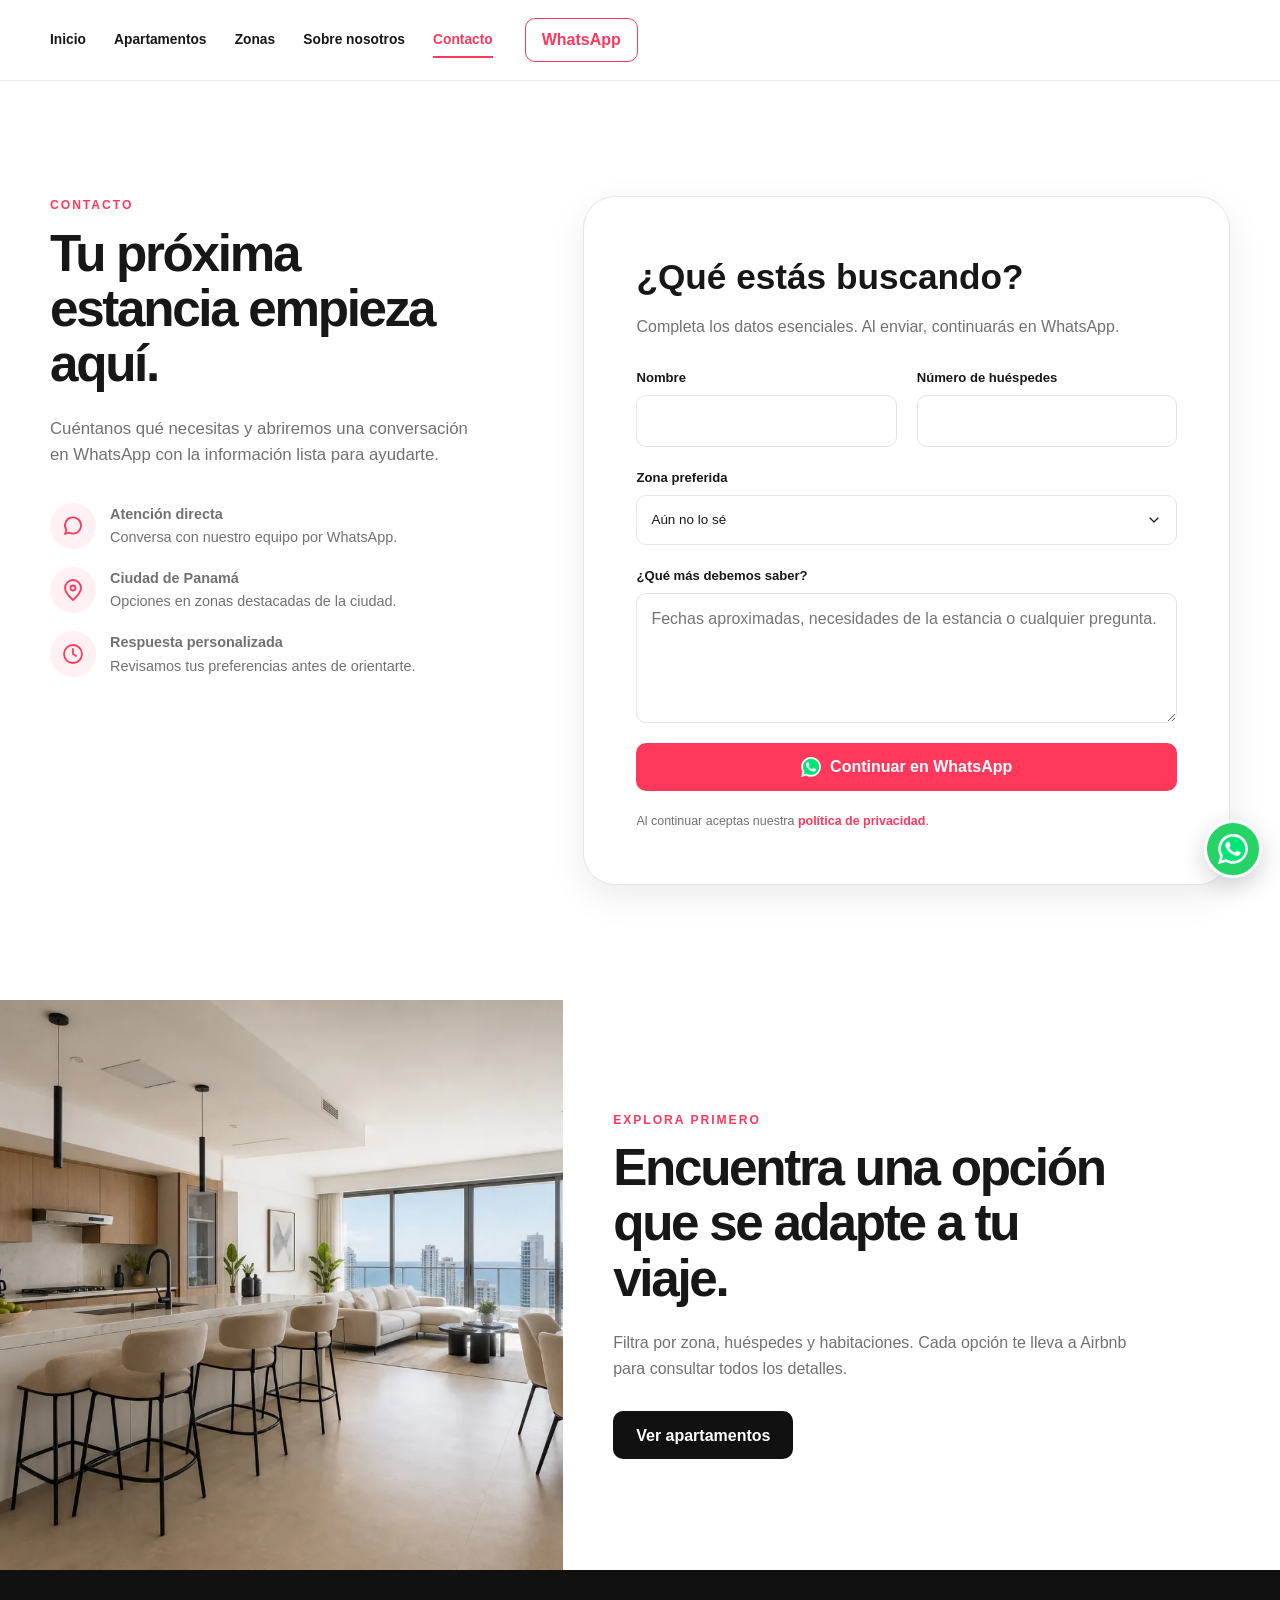
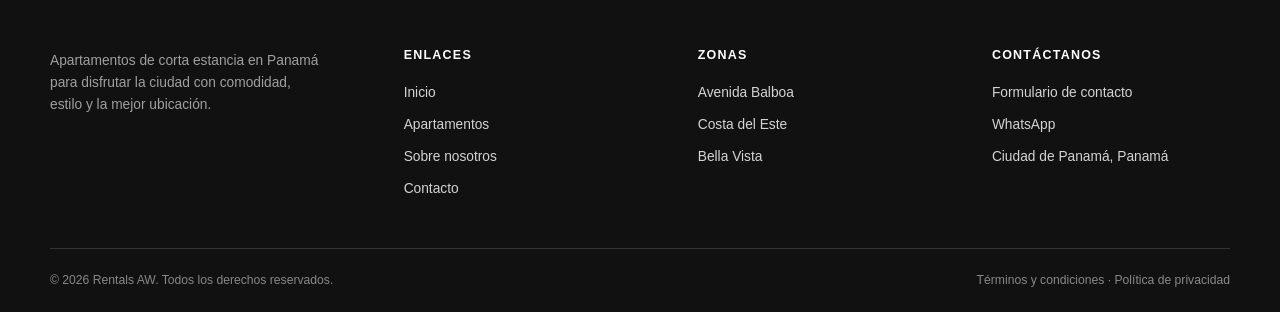
<file: contacto.html>
<!doctype html>
<html lang="es">

<head>
  <meta charset="utf-8">
  <meta name="viewport" content="width=device-width, initial-scale=1">
  <title>Contacto | Rentals AW Panamá</title>
  <meta name="description"
    content="Contacta a Rentals AW para recibir orientación sobre apartamentos y hospedaje de corta estancia en Panamá.">
  <link rel="canonical" href="https://awpropertiespanama.com/contacto.html">
  <meta property="og:type" content="website">
  <meta property="og:title" content="Contacto | Rentals AW Panamá">
  <meta property="og:description" content="Cuéntanos qué necesitas para tu próxima estancia en Ciudad de Panamá.">
  <meta property="og:url" content="https://awpropertiespanama.com/contacto.html">
  <meta property="og:image" content="https://awpropertiespanama.com/assets/images/avenida-balboa.webp">
  <!-- <link rel="icon" href="assets/logo/aw-properties-black.png" type="image/png"> -->
  <link rel="stylesheet" href="css/styles.css">
  <!-- <script src="js/i18n.js" defer></script> -->
  <script src="js/main.js" defer></script>
</head>

<body>
  <a class="skip-link" href="#contenido">Saltar al contenido</a>
  <header class="site-header">
    <div class="container header-inner">
      <!-- <a class="brand" href="index.html" aria-label="Rentals AW, inicio"><img
          src="assets/logo/aw-properties-black.png" alt="Rentals AW" width="78" height="60"></a> -->
      <nav class="site-nav" aria-label="Navegación principal">
        <div class="site-nav__links">
          <a class="site-nav__link" href="index.html">Inicio</a><a class="site-nav__link"
            href="apartamentos.html">Apartamentos</a><a class="site-nav__link" href="index.html#zonas">Zonas</a><a
            class="site-nav__link" href="index.html#nosotros">Sobre nosotros</a><a class="site-nav__link"
            href="contacto.html" aria-current="page">Contacto</a>
        </div>
        <a class="button button--outline header-whatsapp"
          href="https://wa.me/50763554238?text=Hola%2C%20estoy%20interesado%20en%20un%20apartamento%20de%20AW%20Properties.">
          WhatsApp</a>
      </nav>
      <button class="menu-toggle" type="button" aria-label="Abrir menú"
        aria-expanded="false"><span></span><span></span><span></span></button>
    </div>
  </header>

  <main id="contenido">
    <section class="section">
      <div class="container contact-layout">
        <div class="contact-intro" data-reveal>
          <p class="eyebrow">Contacto</p>
          <h1>Tu próxima estancia empieza aquí.</h1>
          <p>Cuéntanos qué necesitas y abriremos una conversación en WhatsApp con la información lista para ayudarte.
          </p>
          <ul class="contact-points">
            <li><span class="contact-points__icon"><svg aria-hidden="true" viewBox="0 0 24 24">
                  <path d="M20 11.6a8 8 0 0 1-11.8 7L4 20l1.4-4.1A8 8 0 1 1 20 11.6Z" />
                </svg></span><span><strong>Atención directa</strong><span>Conversa con nuestro equipo por
                  WhatsApp.</span></span></li>
            <li><span class="contact-points__icon"><svg aria-hidden="true" viewBox="0 0 24 24">
                  <path d="M20 10c0 5-8 12-8 12S4 15 4 10a8 8 0 1 1 16 0Z" />
                  <circle cx="12" cy="10" r="2.5" />
                </svg></span><span><strong>Ciudad de Panamá</strong><span>Opciones en zonas destacadas de la
                  ciudad.</span></span></li>
            <li><span class="contact-points__icon"><svg aria-hidden="true" viewBox="0 0 24 24">
                  <circle cx="12" cy="12" r="9" />
                  <path d="M12 7v5l3 2" />
                </svg></span><span><strong>Respuesta personalizada</strong><span>Revisamos tus preferencias antes de
                  orientarte.</span></span></li>
          </ul>
        </div>
        <div class="contact-card" data-reveal>
          <h2>¿Qué estás buscando?</h2>
          <p>Completa los datos esenciales. Al enviar, continuarás en WhatsApp.</p>
          <form data-contact-form>
            <div class="form-grid">
              <div class="form-group">
                <label for="name">Nombre</label>
                <input id="name" name="name" type="text" autocomplete="name" required>
              </div>
              <div class="form-group">
                <label for="guests">Número de huéspedes</label>
                <input id="guests" name="guests" type="number" min="1" max="12" inputmode="numeric">
              </div>
              <div class="form-group form-group--full">
                <label for="zone">Zona preferida</label>
                <select id="zone" name="zone">
                  <option value="">Aún no lo sé</option>
                  <option>Bella Vista</option>
                  <option>Avenida Balboa</option>
                  <option>Calle 50</option>
                </select>
              </div>
              <div class="form-group form-group--full">
                <label for="message">¿Qué más debemos saber?</label>
                <textarea id="message" name="message"
                  placeholder="Fechas aproximadas, necesidades de la estancia o cualquier pregunta."></textarea>
              </div>
              <div class="form-group form-group--full">
                <button class="button button--primary button--full" type="submit"><svg aria-hidden="true"
                    viewBox="0 0 24 24">
                    <path d="M20 11.6a8 8 0 0 1-11.8 7L4 20l1.4-4.1A8 8 0 1 1 20 11.6Z" />
                  </svg>Continuar en WhatsApp</button>
                <p class="form-note">Al continuar aceptas nuestra <a class="text-link" href="privacidad.html">política
                    de privacidad</a>.</p>
              </div>
            </div>
          </form>
        </div>
      </div>
    </section>

    <section class="about" aria-labelledby="contact-image-title">
      <div class="about__image"><img src="assets/images/costa-del-este.webp"
          alt="Cocina y sala de un apartamento contemporáneo en Panamá" width="1280" height="853" loading="lazy"></div>
      <div class="about-copy">
        <div class="about-copy__inner">
          <p class="eyebrow">Explora primero</p>
          <h2 id="contact-image-title">Encuentra una opción que se adapte a tu viaje.</h2>
          <p>Filtra por zona, huéspedes y habitaciones. Cada opción te lleva a Airbnb para consultar todos los detalles.
          </p><a class="button button--dark" href="apartamentos.html">Ver apartamentos</a>
        </div>
      </div>
    </section>
  </main>

  <footer class="site-footer">
    <div class="container">
      <div class="footer-grid">
        <div class="footer-brand">
          <!-- <img src="assets/logo/aw-properties-white.png" alt="Rentals AW" width="100" height="88" loading="lazy"> -->
          <p>Apartamentos de corta estancia en Panamá para disfrutar la ciudad con comodidad, estilo y la mejor
            ubicación.</p>
        </div>
        <div class="footer-column">
          <h2>Enlaces</h2>
          <ul class="footer-links">
            <li><a href="index.html">Inicio</a></li>
            <li><a href="apartamentos.html">Apartamentos</a></li>
            <li><a href="index.html#nosotros">Sobre nosotros</a></li>
            <li><a href="contacto.html">Contacto</a></li>
          </ul>
        </div>
        <div class="footer-column">
          <h2>Zonas</h2>
          <ul class="footer-links">
            <li><a href="apartamentos.html?zona=avenida-balboa">Avenida Balboa</a></li>
            <li><a href="apartamentos.html?zona=costa-del-este">Costa del Este</a></li>
            <li><a href="apartamentos.html?zona=bella-vista">Bella Vista</a></li>
          </ul>
        </div>
        <div class="footer-column">
          <h2>Contáctanos</h2>
          <ul class="footer-links">
            <li><a href="contacto.html">Formulario de contacto</a></li>
            <li><a
                href="https://wa.me/50763554238?text=Hola%2C%20estoy%20interesado%20en%20un%20apartamento%20de%20AW%20Properties.">WhatsApp</a>
            </li>
            <li>Ciudad de Panamá, Panamá</li>
          </ul>
        </div>
      </div>
      <div class="footer-bottom"><span>© 2026 Rentals AW. Todos los derechos reservados.</span><span><a
            href="terminos.html">Términos y condiciones</a> · <a href="privacidad.html">Política de
            privacidad</a></span></div>
    </div>
  </footer>
  <a class="whatsapp-float"
    href="https://wa.me/50763554238?text=Hola%2C%20estoy%20interesado%20en%20un%20apartamento%20de%20AW%20Properties."
    data-whatsapp aria-label="Contactar a Rentals AW por WhatsApp"><svg aria-hidden="true" viewBox="0 0 24 24">
      <path d="M20 11.6a8 8 0 0 1-11.8 7L4 20l1.4-4.1A8 8 0 1 1 20 11.6Z" />
      <path d="M9 8.5c.2 2.7 2.2 4.8 5 5.3" />
    </svg></a>
</body>

</html>
</file>
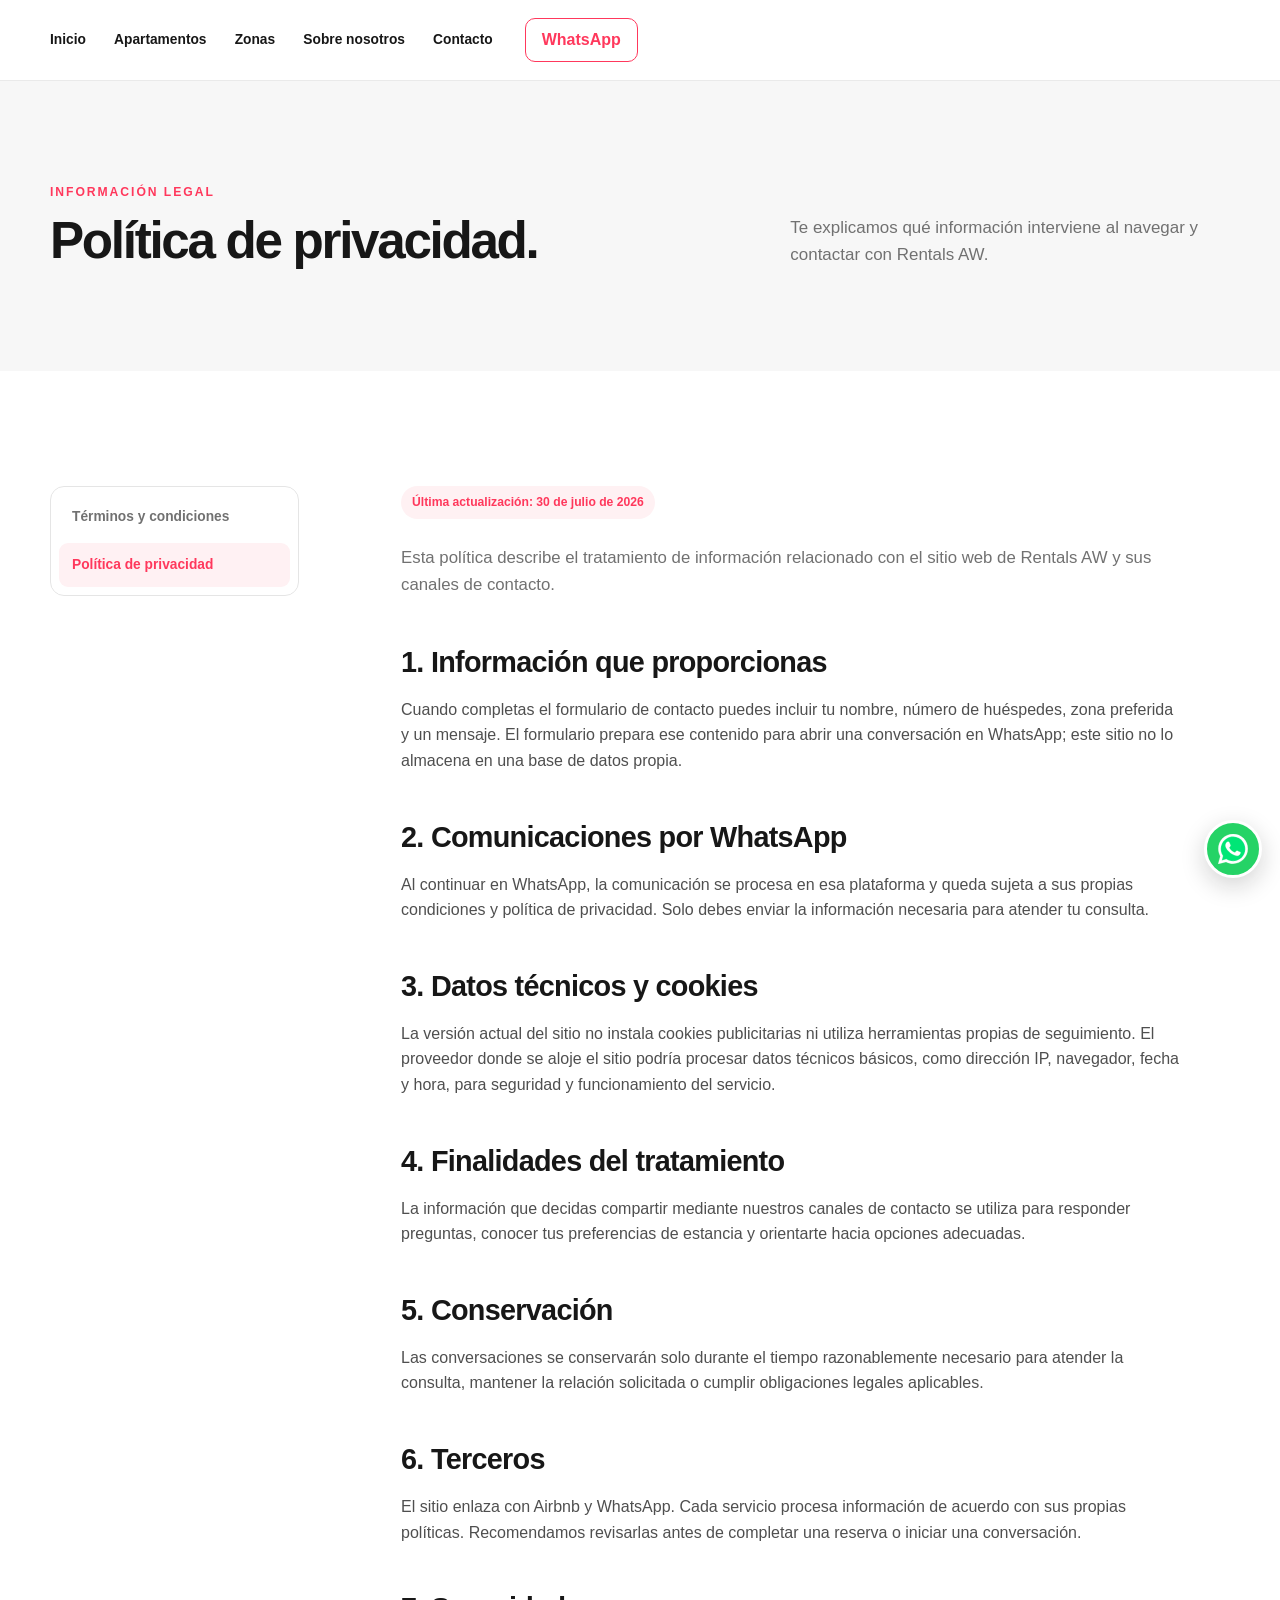
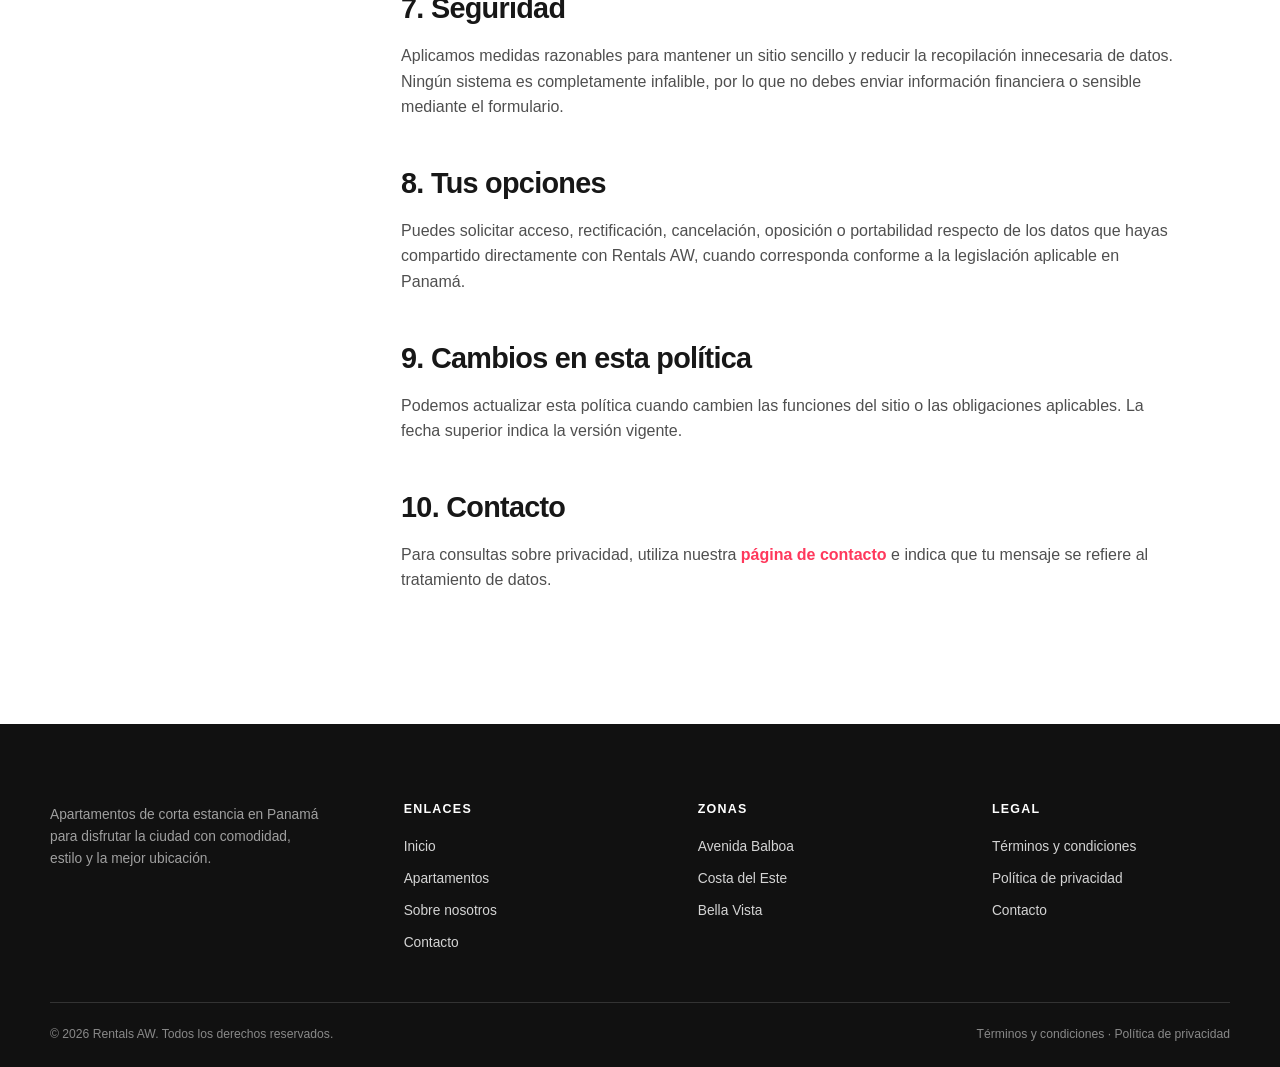
<file: privacidad.html>
<!doctype html>
<html lang="es">

<head>
  <meta charset="utf-8">
  <meta name="viewport" content="width=device-width, initial-scale=1">
  <title>Política de privacidad | Rentals AW</title>
  <meta name="description"
    content="Conoce cómo Rentals AW trata la información al utilizar este sitio web y sus canales de contacto.">
  <link rel="canonical" href="https://awpropertiespanama.com/privacidad.html">
  <meta property="og:type" content="website">
  <meta property="og:title" content="Política de privacidad | Rentals AW">
  <meta property="og:description"
    content="Información sobre privacidad y tratamiento de datos en el sitio de Rentals AW.">
  <meta property="og:url" content="https://awpropertiespanama.com/privacidad.html">
  <!-- <link rel="icon" href="assets/logo/aw-properties-black.png" type="image/png"> -->
  <link rel="stylesheet" href="css/styles.css">
  <!-- <script src="js/i18n.js" defer></script> -->
  <script src="js/main.js" defer></script>
</head>

<body>
  <a class="skip-link" href="#contenido">Saltar al contenido</a>
  <header class="site-header">
    <div class="container header-inner">
      <!-- <a class="brand" href="index.html" aria-label="Rentals AW, inicio"><img
          src="assets/logo/aw-properties-black.png" alt="Rentals AW" width="78" height="60"></a> -->
      <nav class="site-nav" aria-label="Navegación principal">
        <div class="site-nav__links"><a class="site-nav__link" href="index.html">Inicio</a><a class="site-nav__link"
            href="apartamentos.html">Apartamentos</a><a class="site-nav__link" href="index.html#zonas">Zonas</a><a
            class="site-nav__link" href="index.html#nosotros">Sobre nosotros</a><a class="site-nav__link"
            href="contacto.html">Contacto</a></div>
        <a class="button button--outline header-whatsapp"
          href="https://wa.me/50763554238?text=Hola%2C%20estoy%20interesado%20en%20un%20apartamento%20de%20AW%20Properties.">WhatsApp</a>
      </nav>
      <button class="menu-toggle" type="button" aria-label="Abrir menú"
        aria-expanded="false"><span></span><span></span><span></span></button>
    </div>
  </header>

  <main id="contenido">
    <section class="page-hero">
      <div class="container page-intro">
        <div>
          <p class="eyebrow">Información legal</p>
          <h1>Política de privacidad.</h1>
        </div>
        <p class="page-intro__lead">Te explicamos qué información interviene al navegar y contactar con Rentals AW.
        </p>
      </div>
    </section>
    <section class="section">
      <div class="container legal-layout">
        <nav class="legal-nav" aria-label="Documentos legales">
          <a href="terminos.html">Términos y condiciones</a>
          <a href="privacidad.html" aria-current="page">Política de privacidad</a>
        </nav>
        <article class="legal-content">
          <span class="legal-updated">Última actualización: 30 de julio de 2026</span>
          <p>Esta política describe el tratamiento de información relacionado con el sitio web de Rentals AW y sus
            canales de contacto.</p>

          <h2>1. Información que proporcionas</h2>
          <p>Cuando completas el formulario de contacto puedes incluir tu nombre, número de huéspedes, zona preferida y
            un mensaje. El formulario prepara ese contenido para abrir una conversación en WhatsApp; este sitio no lo
            almacena en una base de datos propia.</p>

          <h2>2. Comunicaciones por WhatsApp</h2>
          <p>Al continuar en WhatsApp, la comunicación se procesa en esa plataforma y queda sujeta a sus propias
            condiciones y política de privacidad. Solo debes enviar la información necesaria para atender tu consulta.
          </p>

          <h2>3. Datos técnicos y cookies</h2>
          <p>La versión actual del sitio no instala cookies publicitarias ni utiliza herramientas propias de
            seguimiento. El proveedor donde se aloje el sitio podría procesar datos técnicos básicos, como dirección IP,
            navegador, fecha y hora, para seguridad y funcionamiento del servicio.</p>

          <h2>4. Finalidades del tratamiento</h2>
          <p>La información que decidas compartir mediante nuestros canales de contacto se utiliza para responder
            preguntas, conocer tus preferencias de estancia y orientarte hacia opciones adecuadas.</p>

          <h2>5. Conservación</h2>
          <p>Las conversaciones se conservarán solo durante el tiempo razonablemente necesario para atender la consulta,
            mantener la relación solicitada o cumplir obligaciones legales aplicables.</p>

          <h2>6. Terceros</h2>
          <p>El sitio enlaza con Airbnb y WhatsApp. Cada servicio procesa información de acuerdo con sus propias
            políticas. Recomendamos revisarlas antes de completar una reserva o iniciar una conversación.</p>

          <h2>7. Seguridad</h2>
          <p>Aplicamos medidas razonables para mantener un sitio sencillo y reducir la recopilación innecesaria de
            datos. Ningún sistema es completamente infalible, por lo que no debes enviar información financiera o
            sensible mediante el formulario.</p>

          <h2>8. Tus opciones</h2>
          <p>Puedes solicitar acceso, rectificación, cancelación, oposición o portabilidad respecto de los datos que
            hayas compartido directamente con Rentals AW, cuando corresponda conforme a la legislación aplicable en
            Panamá.</p>

          <h2>9. Cambios en esta política</h2>
          <p>Podemos actualizar esta política cuando cambien las funciones del sitio o las obligaciones aplicables. La
            fecha superior indica la versión vigente.</p>

          <h2>10. Contacto</h2>
          <p>Para consultas sobre privacidad, utiliza nuestra <a class="text-link" href="contacto.html">página de
              contacto</a> e indica que tu mensaje se refiere al tratamiento de datos.</p>
        </article>
      </div>
    </section>
  </main>

  <footer class="site-footer">
    <div class="container">
      <div class="footer-grid">
        <div class="footer-brand">
          <!-- <img src="assets/logo/aw-properties-white.png" alt="Rentals AW" width="100" height="88" loading="lazy"> -->
          <p>Apartamentos de corta estancia en Panamá para disfrutar la ciudad con comodidad, estilo y la mejor
            ubicación.</p>
        </div>
        <div class="footer-column">
          <h2>Enlaces</h2>
          <ul class="footer-links">
            <li><a href="index.html">Inicio</a></li>
            <li><a href="apartamentos.html">Apartamentos</a></li>
            <li><a href="index.html#nosotros">Sobre nosotros</a></li>
            <li><a href="contacto.html">Contacto</a></li>
          </ul>
        </div>
        <div class="footer-column">
          <h2>Zonas</h2>
          <ul class="footer-links">
            <li><a href="apartamentos.html?zona=avenida-balboa">Avenida Balboa</a></li>
            <li><a href="apartamentos.html?zona=costa-del-este">Costa del Este</a></li>
            <li><a href="apartamentos.html?zona=bella-vista">Bella Vista</a></li>
          </ul>
        </div>
        <div class="footer-column">
          <h2>Legal</h2>
          <ul class="footer-links">
            <li><a href="terminos.html">Términos y condiciones</a></li>
            <li><a href="privacidad.html">Política de privacidad</a></li>
            <li><a href="contacto.html">Contacto</a></li>
          </ul>
        </div>
      </div>
      <div class="footer-bottom"><span>© 2026 Rentals AW. Todos los derechos reservados.</span><span><a
            href="terminos.html">Términos y condiciones</a> · <a href="privacidad.html">Política de
            privacidad</a></span></div>
    </div>
  </footer>
  <a class="whatsapp-float"
    href="https://wa.me/50763554238?text=Hola%2C%20estoy%20interesado%20en%20un%20apartamento%20de%20AW%20Properties."
    data-whatsapp aria-label="Contactar a Rentals AW por WhatsApp"><svg aria-hidden="true" viewBox="0 0 24 24">
      <path d="M20 11.6a8 8 0 0 1-11.8 7L4 20l1.4-4.1A8 8 0 1 1 20 11.6Z" />
    </svg></a>
</body>

</html>
</file>
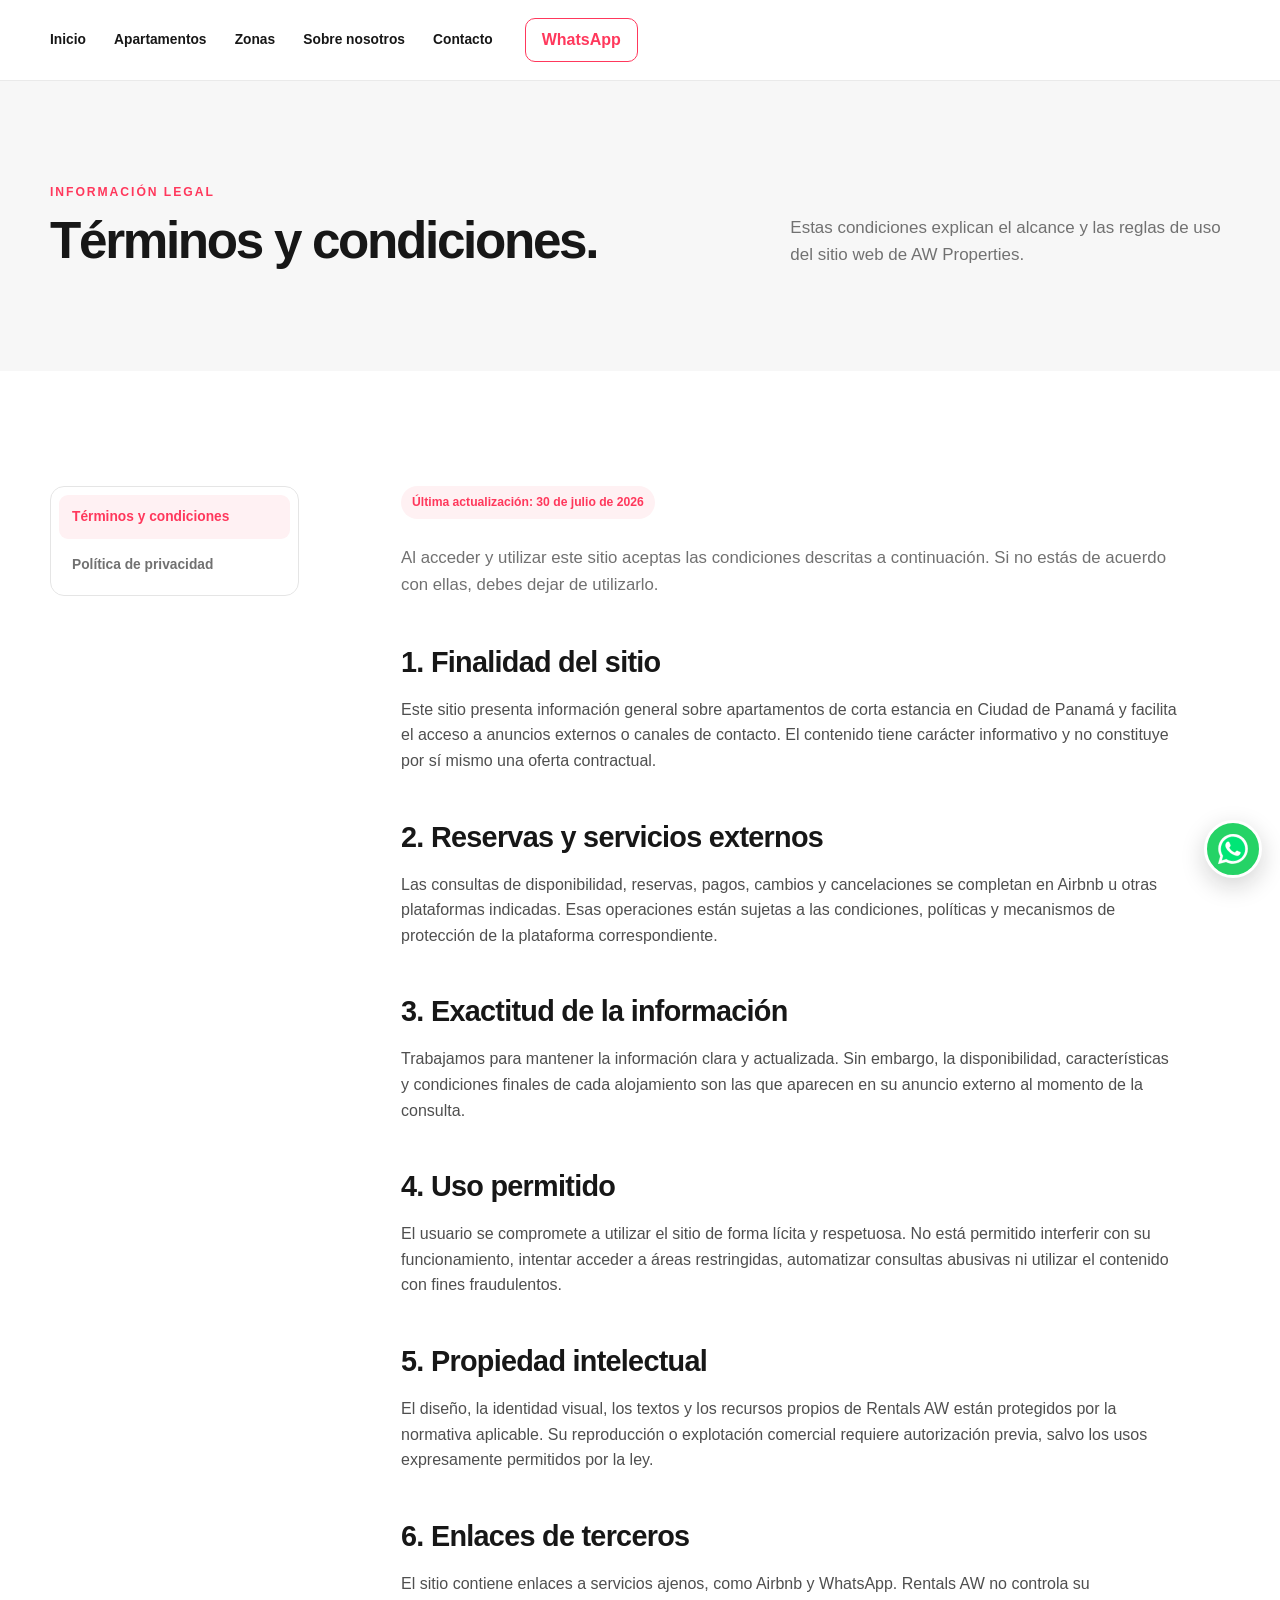
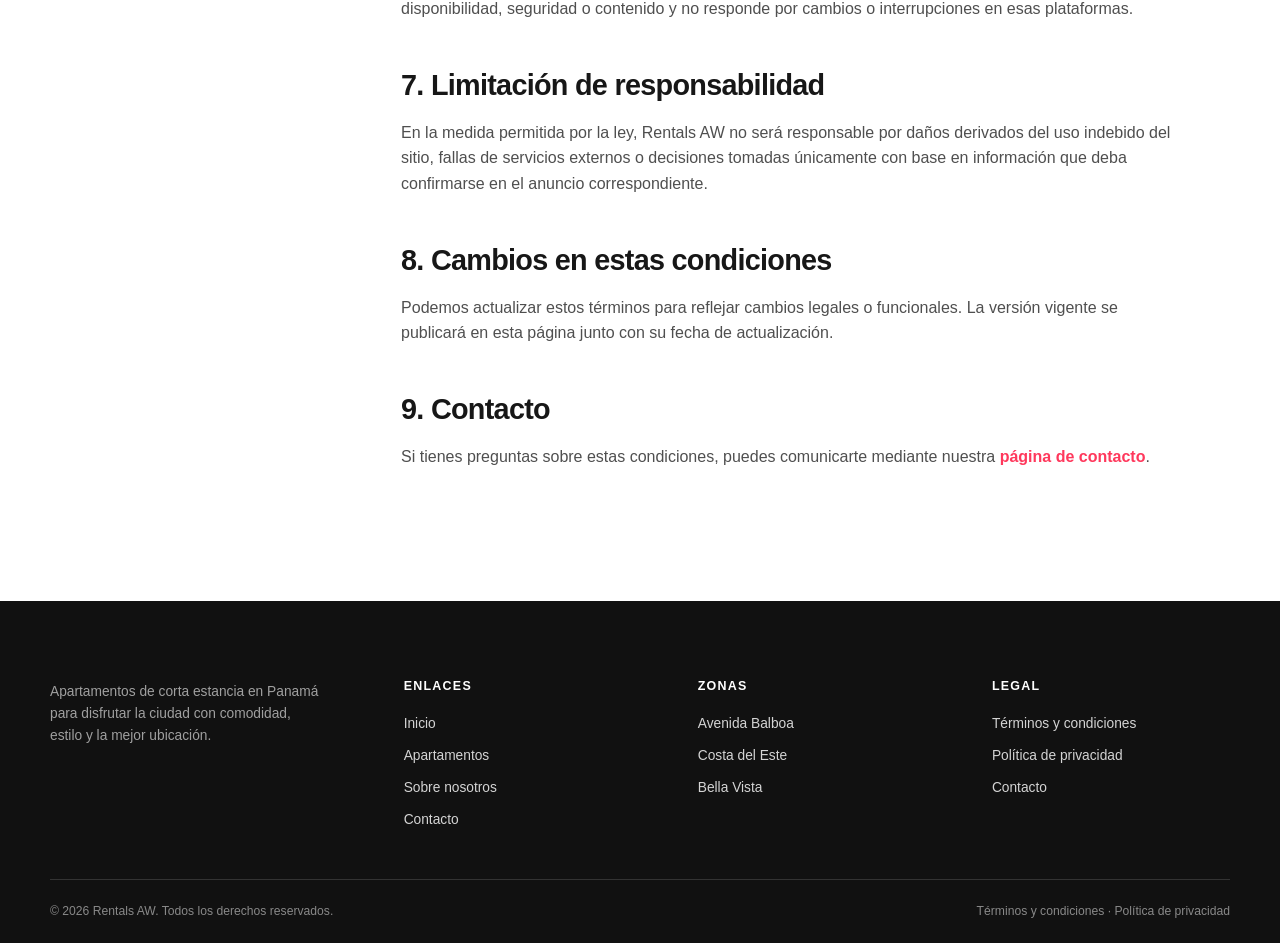
<file: terminos.html>
<!doctype html>
<html lang="es">

<head>
  <meta charset="utf-8">
  <meta name="viewport" content="width=device-width, initial-scale=1">
  <title>Términos y condiciones | Rentals AW</title>
  <meta name="description" content="Consulta los términos y condiciones de uso del sitio web de Rentals AW Panamá.">
  <link rel="canonical" href="https://awpropertiespanama.com/terminos.html">
  <meta property="og:type" content="website">
  <meta property="og:title" content="Términos y condiciones | Rentals AW">
  <meta property="og:description" content="Condiciones aplicables al uso del sitio web de Rentals AW.">
  <meta property="og:url" content="https://awpropertiespanama.com/terminos.html">
  <!-- <link rel="icon" href="assets/logo/aw-properties-black.png" type="image/png"> -->
  <link rel="stylesheet" href="css/styles.css">
  <!--  <script src="js/i18n.js" defer></script> -->
  <script src="js/main.js" defer></script>
</head>

<body>
  <a class="skip-link" href="#contenido">Saltar al contenido</a>
  <header class="site-header">
    <div class="container header-inner">
      <!-- <a class="brand" href="index.html" aria-label="Rentals AW, inicio"><img
          src="assets/logo/aw-properties-black.png" alt="Rentals AW" width="78" height="60"></a> -->
      <nav class="site-nav" aria-label="Navegación principal">
        <div class="site-nav__links"><a class="site-nav__link" href="index.html">Inicio</a><a class="site-nav__link"
            href="apartamentos.html">Apartamentos</a><a class="site-nav__link" href="index.html#zonas">Zonas</a><a
            class="site-nav__link" href="index.html#nosotros">Sobre nosotros</a><a class="site-nav__link"
            href="contacto.html">Contacto</a></div>
        <a class="button button--outline header-whatsapp"
          href="https://wa.me/50763554238?text=Hola%2C%20estoy%20interesado%20en%20un%20apartamento%20de%20AW%20Properties.">WhatsApp</a>
      </nav>
      <button class="menu-toggle" type="button" aria-label="Abrir menú"
        aria-expanded="false"><span></span><span></span><span></span></button>
    </div>
  </header>

  <main id="contenido">
    <section class="page-hero">
      <div class="container page-intro">
        <div>
          <p class="eyebrow">Información legal</p>
          <h1>Términos y condiciones.</h1>
        </div>
        <p class="page-intro__lead">Estas condiciones explican el alcance y las reglas de uso del sitio web de AW
          Properties.</p>
      </div>
    </section>
    <section class="section">
      <div class="container legal-layout">
        <nav class="legal-nav" aria-label="Documentos legales">
          <a href="terminos.html" aria-current="page">Términos y condiciones</a>
          <a href="privacidad.html">Política de privacidad</a>
        </nav>
        <article class="legal-content">
          <span class="legal-updated">Última actualización: 30 de julio de 2026</span>
          <p>Al acceder y utilizar este sitio aceptas las condiciones descritas a continuación. Si no estás de acuerdo
            con ellas, debes dejar de utilizarlo.</p>

          <h2>1. Finalidad del sitio</h2>
          <p>Este sitio presenta información general sobre apartamentos de corta estancia en Ciudad de Panamá y facilita
            el acceso a anuncios externos o canales de contacto. El contenido tiene carácter informativo y no constituye
            por sí mismo una oferta contractual.</p>

          <h2>2. Reservas y servicios externos</h2>
          <p>Las consultas de disponibilidad, reservas, pagos, cambios y cancelaciones se completan en Airbnb u otras
            plataformas indicadas. Esas operaciones están sujetas a las condiciones, políticas y mecanismos de
            protección de la plataforma correspondiente.</p>

          <h2>3. Exactitud de la información</h2>
          <p>Trabajamos para mantener la información clara y actualizada. Sin embargo, la disponibilidad,
            características y condiciones finales de cada alojamiento son las que aparecen en su anuncio externo al
            momento de la consulta.</p>

          <h2>4. Uso permitido</h2>
          <p>El usuario se compromete a utilizar el sitio de forma lícita y respetuosa. No está permitido interferir con
            su funcionamiento, intentar acceder a áreas restringidas, automatizar consultas abusivas ni utilizar el
            contenido con fines fraudulentos.</p>

          <h2>5. Propiedad intelectual</h2>
          <p>El diseño, la identidad visual, los textos y los recursos propios de Rentals AW están protegidos por la
            normativa aplicable. Su reproducción o explotación comercial requiere autorización previa, salvo los usos
            expresamente permitidos por la ley.</p>

          <h2>6. Enlaces de terceros</h2>
          <p>El sitio contiene enlaces a servicios ajenos, como Airbnb y WhatsApp. Rentals AW no controla su
            disponibilidad, seguridad o contenido y no responde por cambios o interrupciones en esas plataformas.</p>

          <h2>7. Limitación de responsabilidad</h2>
          <p>En la medida permitida por la ley, Rentals AW no será responsable por daños derivados del uso indebido
            del sitio, fallas de servicios externos o decisiones tomadas únicamente con base en información que deba
            confirmarse en el anuncio correspondiente.</p>

          <h2>8. Cambios en estas condiciones</h2>
          <p>Podemos actualizar estos términos para reflejar cambios legales o funcionales. La versión vigente se
            publicará en esta página junto con su fecha de actualización.</p>

          <h2>9. Contacto</h2>
          <p>Si tienes preguntas sobre estas condiciones, puedes comunicarte mediante nuestra <a class="text-link"
              href="contacto.html">página de contacto</a>.</p>
        </article>
      </div>
    </section>
  </main>

  <footer class="site-footer">
    <div class="container">
      <div class="footer-grid">
        <div class="footer-brand">
          <!--  <img src="assets/logo/aw-properties-white.png" alt="Rentals AW" width="100" height="88" loading="lazy"> -->
          <p>Apartamentos de corta estancia en Panamá para disfrutar la ciudad con comodidad, estilo y la mejor
            ubicación.</p>
        </div>
        <div class="footer-column">
          <h2>Enlaces</h2>
          <ul class="footer-links">
            <li><a href="index.html">Inicio</a></li>
            <li><a href="apartamentos.html">Apartamentos</a></li>
            <li><a href="index.html#nosotros">Sobre nosotros</a></li>
            <li><a href="contacto.html">Contacto</a></li>
          </ul>
        </div>
        <div class="footer-column">
          <h2>Zonas</h2>
          <ul class="footer-links">
            <li><a href="apartamentos.html?zona=avenida-balboa">Avenida Balboa</a></li>
            <li><a href="apartamentos.html?zona=costa-del-este">Costa del Este</a></li>
            <li><a href="apartamentos.html?zona=bella-vista">Bella Vista</a></li>
          </ul>
        </div>
        <div class="footer-column">
          <h2>Legal</h2>
          <ul class="footer-links">
            <li><a href="terminos.html">Términos y condiciones</a></li>
            <li><a href="privacidad.html">Política de privacidad</a></li>
            <li><a href="contacto.html">Contacto</a></li>
          </ul>
        </div>
      </div>
      <div class="footer-bottom"><span>© 2026 Rentals AW. Todos los derechos reservados.</span><span><a
            href="terminos.html">Términos y condiciones</a> · <a href="privacidad.html">Política de
            privacidad</a></span></div>
    </div>
  </footer>
  <a class="whatsapp-float"
    href="https://wa.me/50763554238?text=Hola%2C%20estoy%20interesado%20en%20un%20apartamento%20de%20AW%20Properties."
    data-whatsapp aria-label="Contactar a Rentals AW por WhatsApp"><svg aria-hidden="true" viewBox="0 0 24 24">
      <path d="M20 11.6a8 8 0 0 1-11.8 7L4 20l1.4-4.1A8 8 0 1 1 20 11.6Z" />
    </svg></a>
</body>

</html>
</file>
<file: css/styles.css>
:root {
  --color-primary: #ff385c;
  --color-primary-hover: #e31c5f;
  --color-primary-soft: #fff1f3;
  --color-black: #111111;
  --color-white: #ffffff;
  --color-background: #ffffff;
  --color-surface: #f7f7f7;
  --color-text: #171717;
  --color-muted: #717171;
  --color-border: #e5e5e5;
  --color-whatsapp: #25d366;
  --container: 1180px;
  --radius-sm: 12px;
  --radius-md: 20px;
  --radius-lg: 32px;
  --shadow-soft: 0 12px 36px rgba(17, 17, 17, 0.08);
  --transition: 180ms ease;
}

* {
  box-sizing: border-box;
}

html {
  scroll-behavior: smooth;
  scroll-padding-top: 96px;
}

body {
  margin: 0;
  overflow-x: hidden;
  color: var(--color-text);
  background: var(--color-background);
  font-family:
    "Helvetica Neue",
    Helvetica,
    Arial,
    -apple-system,
    BlinkMacSystemFont,
    sans-serif;
  font-size: 16px;
  line-height: 1.6;
  -webkit-font-smoothing: antialiased;
}

body.menu-open {
  overflow: hidden;
}

img {
  display: block;
  max-width: 100%;
}

a {
  color: inherit;
  text-decoration: none;
}

button,
input,
select,
textarea {
  font: inherit;
}

button,
select {
  cursor: pointer;
}

svg {
  width: 1.25em;
  height: 1.25em;
  fill: none;
  stroke: currentColor;
  stroke-linecap: round;
  stroke-linejoin: round;
  stroke-width: 1.8;
}

:focus-visible {
  outline: 3px solid var(--color-primary);
  outline-offset: 3px;
}

.skip-link {
  position: fixed;
  top: 12px;
  left: 12px;
  z-index: 200;
  padding: 10px 16px;
  transform: translateY(-160%);
  border-radius: 8px;
  color: var(--color-white);
  background: var(--color-primary);
}

.skip-link:focus {
  transform: translateY(0);
}

.container {
  width: min(calc(100% - 32px), var(--container));
  margin-inline: auto;
}

.section {
  padding-block: clamp(72px, 9vw, 124px);
}

.section--compact {
  padding-block: clamp(56px, 7vw, 88px);
}

.section--surface {
  background: var(--color-surface);
}

.eyebrow {
  margin: 0 0 10px;
  color: var(--color-primary);
  font-size: 0.76rem;
  font-weight: 800;
  letter-spacing: 0.16em;
  text-transform: uppercase;
}

.section-heading {
  display: flex;
  align-items: end;
  justify-content: space-between;
  gap: 28px;
  margin-bottom: 34px;
}

.section-heading h2,
.page-intro h1,
.about-copy h2,
.contact-intro h1 {
  margin: 0;
  max-width: 760px;
  font-size: clamp(2rem, 4vw, 4rem);
  line-height: 1.08;
  letter-spacing: -0.045em;
}

.section-heading h2 {
  font-size: clamp(1.9rem, 3vw, 3rem);
}

.text-link {
  display: inline-flex;
  flex: 0 0 auto;
  align-items: center;
  gap: 8px;
  color: var(--color-primary);
  font-weight: 700;
}

.text-link:hover {
  color: var(--color-primary-hover);
}

.text-link svg {
  transition: transform var(--transition);
}

.text-link:hover svg {
  transform: translateX(4px);
}

.button {
  display: inline-flex;
  min-height: 48px;
  align-items: center;
  justify-content: center;
  gap: 9px;
  padding: 12px 22px;
  border: 1px solid transparent;
  border-radius: 10px;
  font-weight: 750;
  line-height: 1.2;
  transition:
    color var(--transition),
    background var(--transition),
    border-color var(--transition),
    transform var(--transition);
}

.button:hover {
  transform: translateY(-2px);
}

.button:active {
  transform: translateY(0) scale(0.98);
}

.button--primary {
  color: var(--color-white);
  background: var(--color-primary);
}

.button--primary:hover {
  background: var(--color-primary-hover);
  box-shadow: 0 10px 24px rgba(227, 28, 95, 0.2);
}

.button--dark {
  color: var(--color-white);
  background: var(--color-black);
}

.button--dark:hover {
  background: #292929;
  box-shadow: 0 10px 24px rgba(17, 17, 17, 0.18);
}

.button--light {
  border-color: var(--color-border);
  color: var(--color-black);
  background: rgba(255, 255, 255, 0.94);
}

.button--light:hover {
  border-color: var(--color-black);
}

.button--outline {
  border-color: var(--color-primary);
  color: var(--color-primary);
  background: transparent;
}

.button--outline:hover,
.button--airbnb:hover {
  color: var(--color-white);
  background: var(--color-primary);
}

.button--airbnb {
  border-color: var(--color-primary);
  color: var(--color-primary);
  background: var(--color-white);
}

.button--full {
  width: 100%;
}

.site-header {
  position: sticky;
  top: 0;
  z-index: 100;
  border-bottom: 1px solid rgba(229, 229, 229, 0.8);
  background: rgba(255, 255, 255, 0.94);
  backdrop-filter: blur(16px);
}

.header-inner {
  display: flex;
  min-height: 80px;
  align-items: center;
  justify-content: space-between;
  gap: 24px;
}

.brand {
  display: inline-flex;
  flex: 0 0 auto;
  align-items: center;
}

.brand img {
  width: 78px;
  height: 60px;
  object-fit: contain;
}

.site-nav {
  display: flex;
  align-items: center;
  gap: clamp(18px, 2.5vw, 36px);
}

.site-nav__links {
  display: flex;
  align-items: center;
  gap: clamp(16px, 2.2vw, 32px);
}

.site-nav__link {
  position: relative;
  padding-block: 10px;
  font-size: 0.86rem;
  font-weight: 700;
}

.site-nav__link::after {
  position: absolute;
  right: 0;
  bottom: 3px;
  left: 0;
  height: 2px;
  transform: scaleX(0);
  background: var(--color-primary);
  content: "";
  transition: transform var(--transition);
}

.site-nav__link:hover::after,
.site-nav__link[aria-current="page"]::after,
.site-nav__link.is-active::after {
  transform: scaleX(1);
}

.site-nav__link:hover {
  color: var(--color-primary);
}

.site-nav__link[aria-current="page"],
.site-nav__link.is-active {
  color: var(--color-primary);
}

.header-whatsapp {
  min-height: 44px;
  padding: 10px 16px;
}

.language-switch {
  display: inline-grid;
  width: 42px;
  height: 42px;
  flex: 0 0 auto;
  place-items: center;
  border: 1px solid var(--color-border);
  border-radius: 50%;
  color: var(--color-text);
  background: var(--color-white);
  font-size: 0.75rem;
  font-weight: 800;
  letter-spacing: 0.08em;
  transition:
    color var(--transition),
    border-color var(--transition),
    background var(--transition),
    transform var(--transition);
}

.language-switch:hover {
  transform: translateY(-2px);
  border-color: var(--color-primary);
  color: var(--color-primary);
  background: var(--color-primary-soft);
}

.menu-toggle {
  display: none;
  width: 44px;
  height: 44px;
  border: 0;
  border-radius: 8px;
  color: var(--color-black);
  background: transparent;
  flex: 0 0 44px;
}

.menu-toggle span {
  display: block;
  width: 22px;
  height: 2px;
  margin: 5px auto;
  background: currentColor;
  transition:
    transform var(--transition),
    opacity var(--transition);
}

.hero {
  position: relative;
  display: grid;
  min-height: min(720px, calc(100vh - 80px));
  align-items: center;
  z-index: 5;
  overflow: visible;
  background: var(--color-black);
}

.hero__image,
.hero__overlay {
  position: absolute;
  inset: 0;
}

.hero__image {
  width: 100%;
  height: 100%;
  object-fit: cover;
}

.hero__overlay {
  background: linear-gradient(
    90deg,
    rgba(17, 17, 17, 0.7) 0%,
    rgba(17, 17, 17, 0.35) 43%,
    rgba(17, 17, 17, 0.06) 73%
  );
}

.hero__content {
  position: relative;
  z-index: 2;
  max-width: 650px;
  padding-block: 80px 180px;
  color: var(--color-white);
}

.hero h1 {
  margin: 0 0 24px;
  font-size: clamp(3rem, 7vw, 6.6rem);
  line-height: 0.96;
  letter-spacing: -0.065em;
}

.hero__lead {
  max-width: 530px;
  margin: 0 0 32px;
  color: rgba(255, 255, 255, 0.9);
  font-size: clamp(1rem, 1.5vw, 1.22rem);
}

.hero__actions {
  display: flex;
  flex-wrap: wrap;
  gap: 12px;
}

.search-panel {
  position: absolute;
  z-index: 60;
  right: 0;
  bottom: 34px;
  left: 0;
}

.search-form {
  display: grid;
  grid-template-columns: repeat(3, minmax(0, 1fr)) auto;
  align-items: center;
  gap: 0;
  padding: 14px;
  border: 1px solid rgba(229, 229, 229, 0.9);
  border-radius: 18px;
  background: rgba(255, 255, 255, 0.97);
  box-shadow: var(--shadow-soft);
}

.search-field {
  position: relative;
  display: grid;
  grid-template-columns: 34px 1fr;
  align-items: center;
  gap: 10px;
  min-width: 0;
  padding: 4px 20px;
  border-right: 1px solid var(--color-border);
  border-radius: 10px;
  transition:
    color var(--transition),
    background var(--transition);
}

.search-field.is-active {
  color: var(--color-primary);
  background: var(--color-primary-soft);
}

.search-field svg {
  grid-row: 1 / span 2;
  width: 24px;
  height: 24px;
}

.search-field label {
  color: var(--color-text);
  font-size: 0.76rem;
  font-weight: 800;
}

.search-field select {
  width: 100%;
  min-width: 0;
  padding: 0 22px 0 0;
  border: 0;
  outline: 0;
  color: var(--color-muted);
  background: transparent;
  font-size: 0.82rem;
}

.native-select {
  position: absolute !important;
  width: 1px !important;
  height: 1px !important;
  padding: 0 !important;
  overflow: hidden !important;
  clip: rect(0, 0, 0, 0) !important;
  white-space: nowrap !important;
  border: 0 !important;
}

.custom-select {
  position: relative;
  min-width: 0;
}

.custom-select__trigger {
  display: flex;
  width: 100%;
  min-height: 28px;
  align-items: center;
  justify-content: space-between;
  gap: 12px;
  padding: 0;
  border: 0;
  color: var(--color-muted);
  background: transparent;
  text-align: left;
  font-size: 0.84rem;
}

.custom-select__trigger span {
  overflow: hidden;
  text-overflow: ellipsis;
  white-space: nowrap;
}

.custom-select__trigger svg {
  width: 16px;
  height: 16px;
  flex: 0 0 auto;
  transition: transform var(--transition);
}

.custom-select.is-open .custom-select__trigger {
  color: var(--color-primary);
}

.custom-select.is-open .custom-select__trigger svg {
  transform: rotate(180deg);
}

.custom-select__menu {
  position: absolute;
  z-index: 220;
  top: calc(100% + 14px);
  left: -12px;
  width: max(100%, 210px);
  padding: 8px;
  border: 1px solid var(--color-border);
  border-radius: 14px;
  background: var(--color-white);
  box-shadow: 0 18px 44px rgba(17, 17, 17, 0.13);
  animation: dropdown-in 160ms ease;
  max-height: min(320px, 52vh);
  overflow-y: auto;
  overscroll-behavior: contain;
}

.custom-select__option {
  display: flex;
  width: 100%;
  align-items: center;
  justify-content: space-between;
  padding: 11px 12px;
  border: 0;
  border-radius: 9px;
  color: var(--color-text);
  background: transparent;
  text-align: left;
  font-size: 0.86rem;
  transition:
    color var(--transition),
    background var(--transition);
}

.custom-select__option:hover,
.custom-select__option:focus-visible {
  color: var(--color-primary);
  background: var(--color-primary-soft);
  outline: 0;
}

.custom-select__option[aria-selected="true"] {
  color: var(--color-white);
  background: var(--color-primary);
}

.form-group .custom-select__trigger {
  min-height: 50px;
  padding: 12px 14px;
  border: 1px solid var(--color-border);
  border-radius: 10px;
  color: var(--color-text);
  background: var(--color-white);
}

.form-group .custom-select.is-open .custom-select__trigger {
  border-color: var(--color-primary);
  box-shadow: 0 0 0 3px var(--color-primary-soft);
}

.form-group .custom-select__menu {
  top: calc(100% + 8px);
  left: 0;
}

@keyframes dropdown-in {
  from {
    transform: translateY(-6px);
    opacity: 0;
  }
}

.search-form .button {
  min-width: 130px;
  margin-left: 14px;
}

.property-grid {
  display: grid;
  grid-template-columns: repeat(3, minmax(0, 1fr));
  gap: 22px;
}

.property-card {
  display: flex;
  flex-direction: column;
  overflow: hidden;
  border: 1px solid var(--color-border);
  border-radius: var(--radius-md);
  background: var(--color-white);
  transition:
    border-color var(--transition),
    box-shadow var(--transition),
    transform var(--transition);
}

.property-card:hover {
  transform: translateY(-6px);
  border-color: #d6d6d6;
  box-shadow: var(--shadow-soft);
}

.property-card__media {
  position: relative;
  overflow: hidden;
  aspect-ratio: 4 / 3;
  background: var(--color-surface);
}

.property-card__media::after {
  position: absolute;
  inset: 0;
  background: linear-gradient(180deg, transparent 62%, rgba(17, 17, 17, 0.12));
  content: "";
  opacity: 0;
  transition: opacity var(--transition);
  pointer-events: none;
}

.property-card:hover .property-card__media::after {
  opacity: 1;
}

.property-card__media img {
  width: 100%;
  height: 100%;
  object-fit: cover;
  transition: transform 500ms ease;
}

.property-card:hover .property-card__media img {
  transform: scale(1.035);
}

.property-card__badge {
  position: absolute;
  top: 14px;
  left: 14px;
  padding: 7px 11px;
  border-radius: 999px;
  color: var(--color-white);
  background: var(--color-black);
  font-size: 0.7rem;
  font-weight: 800;
}

.property-card__badge--demo {
  color: var(--color-primary);
  background: var(--color-primary-soft);
}

.property-card__body {
  display: flex;
  flex: 1;
  flex-direction: column;
  padding: 21px;
}

.property-card h3 {
  display: -webkit-box;
  min-height: 3.2em;
  overflow: hidden;
  margin: 0 0 6px;
  -webkit-box-orient: vertical;
  -webkit-line-clamp: 2;
  font-size: 1.16rem;
  line-height: 1.35;
}

.property-card__location {
  display: flex;
  align-items: center;
  gap: 6px;
  min-height: 44px;
  margin: 0 0 14px;
  color: var(--color-muted);
  font-size: 0.82rem;
}

.property-card__location svg {
  flex: 0 0 auto;
  width: 16px;
  height: 16px;
}

.property-card__details {
  display: grid;
  grid-template-columns: repeat(3, auto);
  justify-content: space-between;
  gap: 8px;
  margin: 0 0 20px;
  padding: 17px 0;
  border-top: 1px solid var(--color-border);
  border-bottom: 1px solid var(--color-border);
  list-style: none;
}

.property-card__body > .button {
  margin-top: auto;
}

.property-card__details li {
  display: flex;
  align-items: center;
  gap: 5px;
  font-size: 0.75rem;
}

.property-card__details svg {
  width: 17px;
  height: 17px;
}

.benefits {
  display: grid;
  grid-template-columns: repeat(4, minmax(0, 1fr));
}

.benefit {
  padding: 16px clamp(16px, 3vw, 34px);
  text-align: center;
}

.benefit + .benefit {
  border-left: 1px solid var(--color-border);
}

.benefit__icon {
  display: inline-grid;
  width: 54px;
  height: 54px;
  place-items: center;
  margin-bottom: 15px;
  border-radius: 50%;
  color: var(--color-black);
  background: var(--color-white);
  transition:
    color var(--transition),
    background var(--transition),
    transform var(--transition);
}

.benefit:hover .benefit__icon {
  transform: translateY(-4px);
  color: var(--color-primary);
  background: var(--color-primary-soft);
}

.benefit__icon svg {
  width: 30px;
  height: 30px;
}

.benefit h3 {
  margin: 0 0 8px;
  font-size: 1rem;
}

.benefit p {
  margin: 0;
  color: var(--color-muted);
  font-size: 0.84rem;
}

.about {
  display: grid;
  grid-template-columns: minmax(0, 0.88fr) minmax(0, 1.12fr);
  min-height: 570px;
}

.about-copy {
  display: flex;
  align-items: center;
  padding: clamp(44px, 7vw, 100px)
    max(24px, calc((100vw - var(--container)) / 2));
  padding-right: clamp(40px, 7vw, 100px);
}

.about-copy__inner {
  max-width: 520px;
}

.about-copy p:not(.eyebrow) {
  margin: 24px 0 30px;
  color: var(--color-muted);
}

.about__image {
  min-height: 430px;
}

.about__image img {
  width: 100%;
  height: 100%;
  object-fit: cover;
}

.faq-list {
  width: min(100%, 900px);
  margin: 0 auto;
}

.faq-item {
  overflow: hidden;
  border-bottom: 1px solid var(--color-border);
  transition:
    background var(--transition),
    box-shadow var(--transition);
}

.faq-item:first-child {
  border-top: 1px solid var(--color-border);
}

.faq-item.is-open {
  background: var(--color-primary-soft);
  box-shadow:
    inset 0 1px 0 rgba(255, 56, 92, 0.18),
    inset 0 -1px 0 rgba(255, 56, 92, 0.18);
}

.faq-question {
  display: flex;
  width: 100%;
  align-items: center;
  justify-content: space-between;
  gap: 24px;
  padding: 22px 18px;
  border: 0;
  color: var(--color-text);
  background: transparent;
  text-align: left;
  font-weight: 750;
}

.faq-question svg {
  flex: 0 0 auto;
  transition: transform var(--transition);
}

.faq-question[aria-expanded="true"] {
  color: var(--color-primary);
}

.faq-question:hover {
  color: var(--color-primary);
}

.faq-question[aria-expanded="true"] svg {
  transform: rotate(180deg);
}

.faq-answer {
  display: grid;
  grid-template-rows: 0fr;
  padding: 0 52px 0 18px;
  opacity: 0;
  transition:
    grid-template-rows 280ms ease,
    padding 280ms ease,
    opacity 220ms ease;
}

.faq-item.is-open .faq-answer {
  grid-template-rows: 1fr;
  padding-bottom: 22px;
  opacity: 1;
}

.faq-answer p {
  min-height: 0;
  overflow: hidden;
  margin: 0;
  color: var(--color-muted);
}

.page-hero {
  padding: clamp(64px, 8vw, 110px) 0;
  background: var(--color-surface);
}

.page-intro {
  display: grid;
  grid-template-columns: minmax(0, 1fr) minmax(280px, 0.65fr);
  align-items: end;
  gap: 64px;
}

.page-intro__lead {
  margin: 0;
  color: var(--color-muted);
  font-size: 1.06rem;
}

.filters-bar {
  position: sticky;
  top: 81px;
  z-index: 20;
  padding-block: 18px;
  border-bottom: 1px solid var(--color-border);
  background: rgba(255, 255, 255, 0.96);
  backdrop-filter: blur(14px);
}

.filters-bar .search-form {
  padding: 9px;
  box-shadow: none;
}

.listing-meta {
  display: flex;
  align-items: center;
  justify-content: space-between;
  gap: 20px;
  margin-bottom: 26px;
}

.listing-meta h2 {
  margin: 0;
  font-size: clamp(1.5rem, 3vw, 2.3rem);
}

.result-count {
  color: var(--color-muted);
  font-size: 0.9rem;
}

.empty-state {
  padding: 70px 24px;
  border: 1px dashed var(--color-border);
  border-radius: var(--radius-md);
  text-align: center;
}

.empty-state h3 {
  margin: 0 0 8px;
}

.empty-state p {
  margin: 0;
  color: var(--color-muted);
}

.zones-grid {
  display: grid;
  grid-template-columns: repeat(3, minmax(0, 1fr));
  gap: 18px;
}

.zone-card {
  position: relative;
  display: flex;
  min-height: 310px;
  align-items: end;
  overflow: hidden;
  border-radius: var(--radius-md);
  color: var(--color-white);
}

.zone-card img,
.zone-card::after {
  position: absolute;
  inset: 0;
  width: 100%;
  height: 100%;
}

.zone-card img {
  object-fit: cover;
  transition: transform 500ms ease;
}

.zone-card::after {
  background: linear-gradient(180deg, transparent 40%, rgba(17, 17, 17, 0.8));
  content: "";
}

.zone-card:hover img {
  transform: scale(1.05);
}

.zone-card__content {
  position: relative;
  z-index: 2;
  padding: 24px;
}

.zone-card h3 {
  margin: 0;
  font-size: 1.35rem;
}

.zone-card p {
  margin: 3px 0 0;
  color: rgba(255, 255, 255, 0.8);
  font-size: 0.85rem;
}

.contact-layout {
  display: grid;
  grid-template-columns: minmax(0, 0.8fr) minmax(0, 1.2fr);
  gap: clamp(40px, 8vw, 110px);
}

.contact-intro > p:not(.eyebrow) {
  max-width: 500px;
  margin: 24px 0 34px;
  color: var(--color-muted);
  font-size: 1.05rem;
}

.contact-points {
  display: grid;
  gap: 18px;
  margin: 0;
  padding: 0;
  list-style: none;
}

.contact-points li {
  display: flex;
  align-items: flex-start;
  gap: 14px;
}

.contact-points__icon {
  display: grid;
  width: 46px;
  height: 46px;
  flex: 0 0 auto;
  place-items: center;
  border-radius: 50%;
  color: var(--color-primary);
  background: var(--color-primary-soft);
  line-height: 0;
  overflow: hidden;
  transition:
    color var(--transition),
    background var(--transition),
    transform var(--transition);
}

.contact-points span.contact-points__icon {
  display: grid;
  align-items: center;
  justify-items: center;
  color: var(--color-primary);
}

.contact-points__icon svg {
  display: block;
  width: 24px;
  height: 24px;
  margin: 0;
}

.contact-points li:hover .contact-points__icon {
  transform: scale(1.06);
  color: var(--color-white);
  background: var(--color-primary);
}

.contact-points strong,
.contact-points span {
  display: block;
}

.contact-points span {
  color: var(--color-muted);
  font-size: 0.9rem;
}

.contact-card {
  padding: clamp(24px, 5vw, 52px);
  border: 1px solid var(--color-border);
  border-radius: var(--radius-lg);
  background: var(--color-white);
  box-shadow: var(--shadow-soft);
}

.legal-layout {
  display: grid;
  grid-template-columns: minmax(190px, 0.3fr) minmax(0, 1fr);
  align-items: start;
  gap: clamp(40px, 8vw, 110px);
}

.legal-nav {
  position: sticky;
  top: 110px;
  display: grid;
  gap: 4px;
  padding: 8px;
  border: 1px solid var(--color-border);
  border-radius: 14px;
}

.legal-nav a {
  padding: 11px 13px;
  border-radius: 9px;
  color: var(--color-muted);
  font-size: 0.86rem;
  font-weight: 700;
}

.legal-nav a:hover,
.legal-nav a[aria-current="page"] {
  color: var(--color-primary);
  background: var(--color-primary-soft);
}

.legal-content {
  max-width: 780px;
}

.legal-content > p:first-of-type {
  margin-top: 0;
  color: var(--color-muted);
  font-size: 1.05rem;
}

.legal-content h2 {
  margin: 46px 0 12px;
  font-size: clamp(1.35rem, 2.5vw, 1.8rem);
  line-height: 1.25;
  letter-spacing: -0.025em;
}

.legal-content p,
.legal-content li {
  color: #4f4f4f;
}

.legal-content ul {
  padding-left: 21px;
}

.legal-updated {
  display: inline-flex;
  margin-bottom: 26px;
  padding: 7px 11px;
  border-radius: 999px;
  color: var(--color-primary);
  background: var(--color-primary-soft);
  font-size: 0.76rem;
  font-weight: 750;
}

.contact-card h2 {
  margin: 0 0 8px;
  font-size: clamp(1.5rem, 3vw, 2.2rem);
}

.contact-card > p {
  margin: 0 0 28px;
  color: var(--color-muted);
}

.form-grid {
  display: grid;
  grid-template-columns: repeat(2, minmax(0, 1fr));
  gap: 20px;
}

.form-group {
  display: grid;
  gap: 7px;
}

.form-group--full {
  grid-column: 1 / -1;
}

.form-group label {
  font-size: 0.82rem;
  font-weight: 800;
}

.form-group input,
.form-group select,
.form-group textarea {
  width: 100%;
  min-height: 50px;
  padding: 12px 14px;
  border: 1px solid var(--color-border);
  border-radius: 10px;
  color: var(--color-text);
  background: var(--color-white);
  outline: 0;
  transition:
    border-color var(--transition),
    box-shadow var(--transition);
}

.form-group textarea {
  min-height: 130px;
  resize: vertical;
}

.form-group input:focus,
.form-group select:focus,
.form-group textarea:focus {
  border-color: var(--color-primary);
  box-shadow: 0 0 0 3px var(--color-primary-soft);
}

.form-note {
  margin: 14px 0 0;
  color: var(--color-muted);
  font-size: 0.78rem;
}

.site-footer {
  padding: 64px 0 22px;
  color: rgba(255, 255, 255, 0.82);
  background: var(--color-black);
}

.footer-grid {
  display: grid;
  grid-template-columns: 1.25fr repeat(3, 1fr);
  gap: 56px;
  padding-bottom: 48px;
}

.footer-brand img {
  width: 100px;
  height: 88px;
  object-fit: contain;
}

.footer-brand p {
  max-width: 270px;
  margin: 16px 0 0;
  color: rgba(255, 255, 255, 0.6);
  font-size: 0.86rem;
}

.footer-column h2 {
  margin: 12px 0 16px;
  color: var(--color-white);
  font-size: 0.78rem;
  letter-spacing: 0.1em;
  text-transform: uppercase;
}

.footer-links {
  display: grid;
  gap: 10px;
  margin: 0;
  padding: 0;
  list-style: none;
  font-size: 0.86rem;
}

.footer-links a {
  display: inline-flex;
  align-items: center;
  gap: 7px;
  transition:
    color var(--transition),
    transform var(--transition);
}

.footer-links a:hover {
  color: var(--color-primary);
  transform: translateX(3px);
}

.footer-links .icon-whatsapp {
  width: 17px;
  height: 17px;
}

.footer-bottom {
  display: flex;
  align-items: center;
  justify-content: space-between;
  gap: 20px;
  padding-top: 22px;
  border-top: 1px solid rgba(255, 255, 255, 0.14);
  color: rgba(255, 255, 255, 0.5);
  font-size: 0.76rem;
}

.footer-bottom a {
  transition: color var(--transition);
}

.footer-bottom a:hover {
  color: var(--color-white);
}

.whatsapp-float {
  position: fixed;
  right: max(18px, calc((100vw - 1500px) / 2));
  bottom: 22px;
  z-index: 80;
  display: grid;
  width: 58px;
  height: 58px;
  place-items: center;
  border: 3px solid var(--color-white);
  border-radius: 50%;
  color: var(--color-white);
  background: var(--color-whatsapp);
  box-shadow: 0 8px 24px rgba(17, 17, 17, 0.18);
  transition: transform var(--transition);
}

.whatsapp-float:hover {
  transform: translateY(-4px) scale(1.03);
  -webkit-transform: translateY(-4px) scale(1.03);
  -moz-transform: translateY(-4px) scale(1.03);
  -ms-transform: translateY(-4px) scale(1.03);
  -o-transform: translateY(-4px) scale(1.03);
}

.whatsapp-float svg {
  width: 30px;
  height: 30px;
  stroke-width: 1.7;
}

.icon-whatsapp {
  flex: 0 0 auto;
  fill: none;
  stroke: currentColor;
  stroke-width: 1.65;
}

.button .icon-whatsapp {
  width: 20px;
  height: 20px;
  stroke-width: 1.8;
}

[data-reveal] {
  opacity: 0;
  transform: translateY(20px);
  transition:
    opacity 600ms ease,
    transform 600ms ease;
}

[data-reveal].is-visible {
  opacity: 1;
  transform: none;
}

@media (max-width: 959px) {
  .site-header {
    background: var(--color-white);
    backdrop-filter: none;
  }

  .header-inner {
    min-height: 72px;
  }

  .menu-toggle {
    display: block;
    position: fixed;
    top: 14px;
    right: 14px;
    z-index: 110;
    background: var(--color-white);
  }

  .menu-toggle[aria-expanded="true"] span:nth-child(1) {
    transform: translateY(7px) rotate(45deg);
  }

  .menu-toggle[aria-expanded="true"] span:nth-child(2) {
    opacity: 0;
  }

  .menu-toggle[aria-expanded="true"] span:nth-child(3) {
    transform: translateY(-7px) rotate(-45deg);
  }

  .site-nav {
    position: fixed;
    top: 72px;
    right: 0;
    height: calc(100dvh - 72px);
    left: 0;
    z-index: 90;
    display: flex;
    visibility: hidden;
    flex-direction: column;
    align-items: stretch;
    gap: 28px;
    padding: 34px 24px;
    transform: translateX(100%);
    opacity: 0;
    overflow-y: auto;
    background: #ffffff;
    box-shadow: 0 24px 60px rgba(17, 17, 17, 0.18);
    isolation: isolate;
    transition:
      transform 240ms ease,
      opacity 240ms ease,
      visibility 240ms ease;
  }

  .site-nav.is-open {
    visibility: visible;
    transform: none;
    opacity: 1;
  }

  .site-nav__links {
    flex-direction: column;
    align-items: stretch;
    gap: 4px;
  }

  .site-nav__link {
    display: block;
    padding: 14px 10px;
    border-bottom: 1px solid var(--color-border);
    border-radius: 8px 8px 0 0;
    color: var(--color-text);
    background: var(--color-white);
    font-size: 1.08rem;
    transition:
      color var(--transition),
      background var(--transition),
      padding var(--transition);
  }

  .site-nav__link:hover,
  .site-nav__link[aria-current="page"] {
    padding-left: 14px;
    color: var(--color-primary);
    background: var(--color-primary-soft);
  }

  .site-nav__link::after {
    display: none;
  }

  .header-whatsapp {
    width: 100%;
    background: var(--color-white);
  }

  .language-switch {
    width: 100%;
    height: 46px;
    border-radius: 10px;
  }

  .hero {
    min-height: 760px;
  }

  .hero__content {
    padding-block: 70px 280px;
  }

  .search-panel {
    bottom: 24px;
  }

  .search-form {
    grid-template-columns: repeat(3, minmax(0, 1fr));
  }

  .search-form .button {
    grid-column: 1 / -1;
    margin: 12px 0 0;
  }

  .search-field:last-of-type {
    border-right: 0;
  }

  .property-grid {
    grid-template-columns: repeat(2, minmax(0, 1fr));
  }

  .property-card:last-child {
    grid-column: 1 / -1;
    width: calc(50% - 11px);
  }

  .benefits {
    grid-template-columns: repeat(2, minmax(0, 1fr));
    row-gap: 30px;
  }

  .benefit:nth-child(3) {
    border-left: 0;
  }

  .about {
    grid-template-columns: 1fr;
  }

  .about-copy {
    padding-inline: max(24px, calc((100vw - var(--container)) / 2));
  }

  .page-intro,
  .contact-layout,
  .legal-layout {
    grid-template-columns: 1fr;
    gap: 28px;
  }

  .legal-nav {
    position: static;
    grid-template-columns: repeat(2, minmax(0, 1fr));
  }

  .filters-bar {
    top: 73px;
  }

  .zones-grid {
    grid-template-columns: repeat(2, minmax(0, 1fr));
  }

  .zone-card:last-child {
    grid-column: 1 / -1;
  }

  .footer-grid {
    grid-template-columns: repeat(2, minmax(0, 1fr));
  }
}

@media (max-width: 639px) {
  .container {
    width: min(calc(100% - 24px), var(--container));
  }

  .brand img {
    width: 68px;
    height: 54px;
  }

  .hero {
    min-height: 820px;
    align-items: start;
  }

  .hero__image {
    object-position: 58% center;
  }

  .hero__overlay {
    background: linear-gradient(
      180deg,
      rgba(17, 17, 17, 0.58),
      rgba(17, 17, 17, 0.18) 54%,
      rgba(17, 17, 17, 0.56)
    );
  }

  .hero__content {
    width: calc(100vw - 24px);
    max-width: none;
    padding-block: 56px 400px;
  }

  .hero h1 {
    font-size: clamp(2.65rem, 11.5vw, 3.2rem);
    letter-spacing: -0.055em;
  }

  .hero__actions {
    display: grid;
    grid-template-columns: 1fr;
    max-width: calc(100vw - 24px);
  }

  .search-form {
    width: calc(100vw - 24px);
    grid-template-columns: 1fr;
    padding: 12px;
  }

  .search-field {
    padding: 12px 8px;
    border-right: 0;
    border-bottom: 1px solid var(--color-border);
    border-radius: 9px;
  }

  .custom-select__menu {
    max-height: 270px;
  }

  .search-form .button {
    grid-column: auto;
  }

  .property-grid,
  .benefits,
  .zones-grid,
  .form-grid {
    grid-template-columns: 1fr;
  }

  .property-card:last-child,
  .zone-card:last-child {
    grid-column: auto;
    width: auto;
  }

  .section-heading {
    align-items: flex-start;
    flex-direction: column;
  }

  .benefit {
    padding-block: 24px;
  }

  .benefit + .benefit,
  .benefit:nth-child(3) {
    border-top: 1px solid var(--color-border);
    border-left: 0;
  }

  .about__image {
    min-height: 350px;
  }

  .filters-bar {
    position: static;
  }

  .filters-bar .search-form {
    border: 0;
    border-radius: 0;
  }

  .listing-meta,
  .footer-bottom {
    align-items: flex-start;
    flex-direction: column;
  }

  .zone-card {
    min-height: 280px;
  }

  .form-group--full {
    grid-column: auto;
  }

  .site-footer {
    padding: 52px 0 88px;
  }

  .footer-grid {
    grid-template-columns: repeat(2, minmax(0, 1fr));
    gap: 34px 20px;
    padding-bottom: 36px;
  }

  .footer-brand {
    grid-column: 1 / -1;
    padding-bottom: 28px;
    border-bottom: 1px solid rgba(255, 255, 255, 0.14);
  }

  .footer-brand p {
    max-width: 320px;
  }

  .footer-column h2 {
    margin-top: 0;
  }

  .footer-bottom {
    gap: 10px;
    line-height: 1.7;
  }

  .whatsapp-float {
    right: 14px;
    bottom: 14px;
    width: 54px;
    height: 54px;
  }
}

@media (hover: hover) {
  .search-field:hover {
    background: var(--color-primary-soft);
  }
}

@media (prefers-reduced-motion: reduce) {
  html {
    scroll-behavior: auto;
  }

  *,
  *::before,
  *::after {
    scroll-behavior: auto !important;
    transition-duration: 0.01ms !important;
    animation-duration: 0.01ms !important;
    animation-iteration-count: 1 !important;
  }

  [data-reveal] {
    opacity: 1;
    transform: none;
  }
}
</file>
